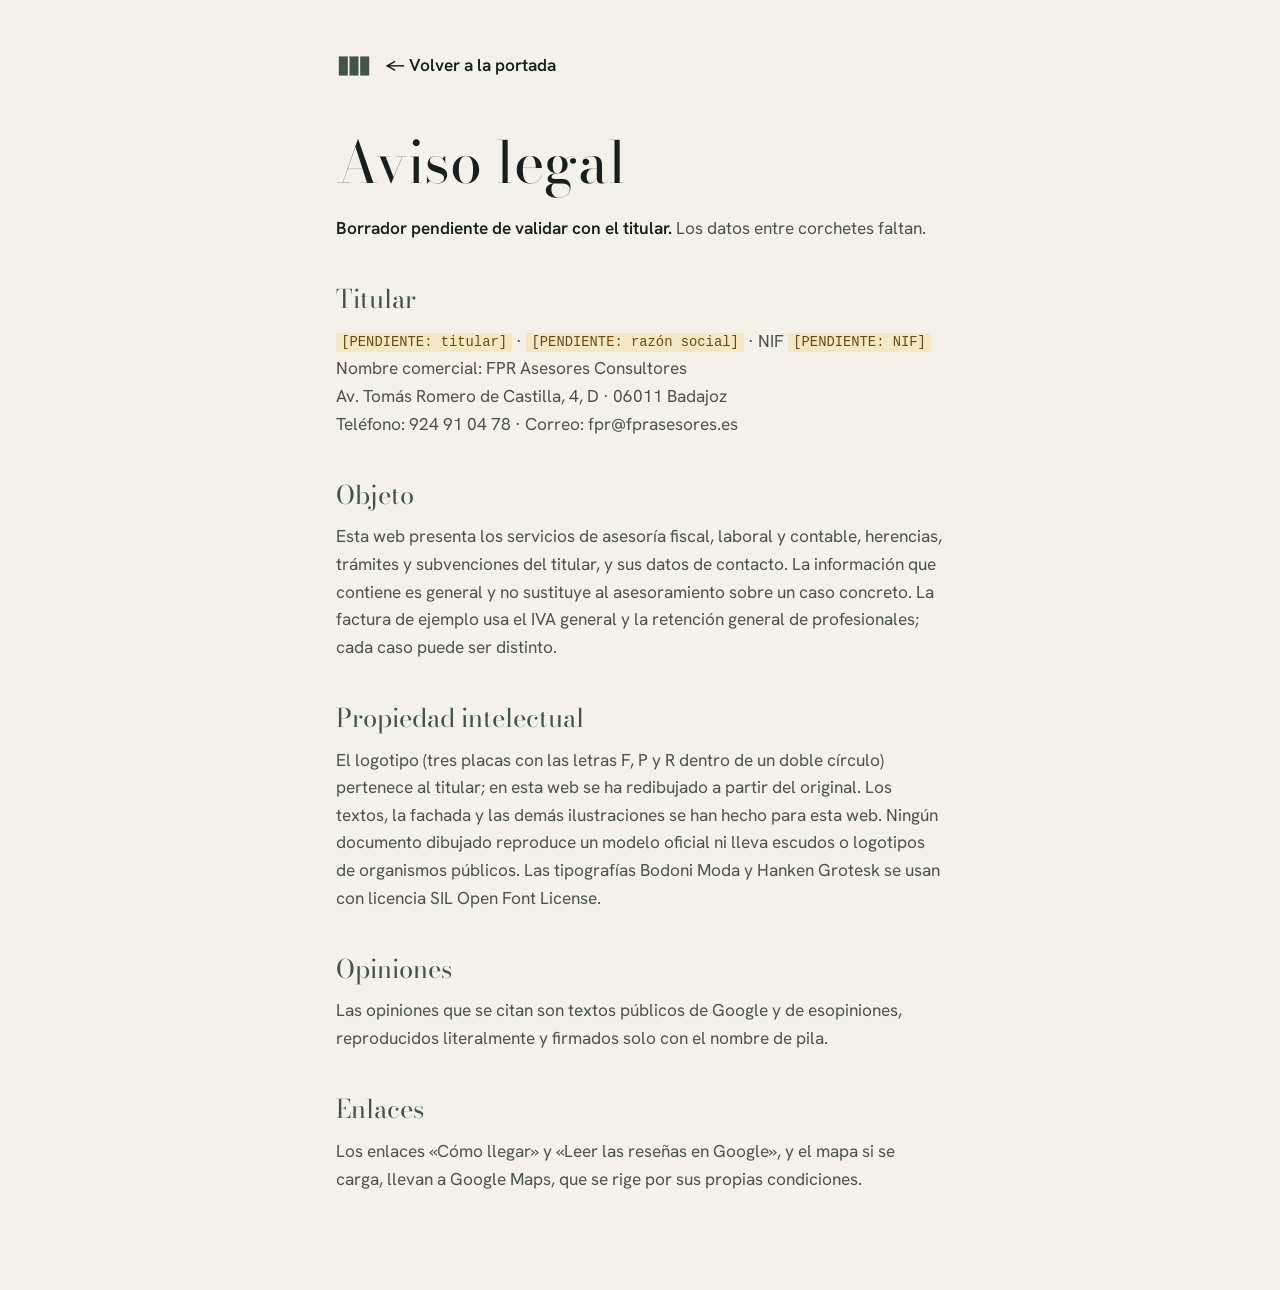
<file: aviso-legal.html>
<!DOCTYPE html>
<html lang="es">
<head>
<meta charset="utf-8">
<meta name="robots" content="noindex, nofollow">
<meta name="viewport" content="width=device-width, initial-scale=1">
<title>Aviso legal · FPR Asesores Consultores</title>
<link rel="icon" href="assets/favicon.svg" type="image/svg+xml">
<link rel="apple-touch-icon" href="assets/apple-touch-icon.png">
<link rel="preconnect" href="https://fonts.googleapis.com">
<link rel="preconnect" href="https://fonts.gstatic.com" crossorigin>
<link rel="stylesheet" href="https://fonts.googleapis.com/css2?family=Bodoni+Moda:ital,opsz,wght@0,6..96,400;0,6..96,600;1,6..96,400&family=Hanken+Grotesk:wght@400;500;600&display=swap">
<link rel="stylesheet" href="css/estilos.css?v=75f79a48">
</head>
<body>
<main class="legal">
  <a class="legal__volver" href="index.html">
    <svg width="36" height="36" viewBox="0 0 64 64" aria-hidden="true" focusable="false"><rect x="5" y="15" width="16" height="34" fill="#425448"/><rect x="24" y="15" width="16" height="34" fill="#425448"/><rect x="43" y="15" width="16" height="34" fill="#425448"/></svg>
    <span>← Volver a la portada</span>
  </a>
  <h1>Aviso legal</h1>
  <p><strong>Borrador pendiente de validar con el titular.</strong> Los datos entre corchetes faltan.</p>

  <h2>Titular</h2>
  <p><span class="marca-pendiente">[PENDIENTE: titular]</span> · <span class="marca-pendiente">[PENDIENTE: razón social]</span> · NIF <span class="marca-pendiente">[PENDIENTE: NIF]</span><br>
  Nombre comercial: FPR Asesores Consultores<br>
  Av. Tomás Romero de Castilla, 4, D · 06011 Badajoz<br>
  Teléfono: 924 91 04 78 · Correo: fpr@fprasesores.es</p>

  <h2>Objeto</h2>
  <p>Esta web presenta los servicios de asesoría fiscal, laboral y contable, herencias, trámites y subvenciones del titular, y sus datos de contacto. La información que contiene es general y no sustituye al asesoramiento sobre un caso concreto. La factura de ejemplo usa el IVA general y la retención general de profesionales; cada caso puede ser distinto.</p>

  <h2>Propiedad intelectual</h2>
  <p>El logotipo (tres placas con las letras F, P y R dentro de un doble círculo) pertenece al titular; en esta web se ha redibujado a partir del original. Los textos, la fachada y las demás ilustraciones se han hecho para esta web. Ningún documento dibujado reproduce un modelo oficial ni lleva escudos o logotipos de organismos públicos. Las tipografías Bodoni Moda y Hanken Grotesk se usan con licencia SIL Open Font License.</p>

  <h2>Opiniones</h2>
  <p>Las opiniones que se citan son textos públicos de Google y de esopiniones, reproducidos literalmente y firmados solo con el nombre de pila.</p>

  <h2>Enlaces</h2>
  <p>Los enlaces «Cómo llegar» y «Leer las reseñas en Google», y el mapa si se carga, llevan a Google Maps, que se rige por sus propias condiciones.</p>
</main>
</body>
</html>
</file>
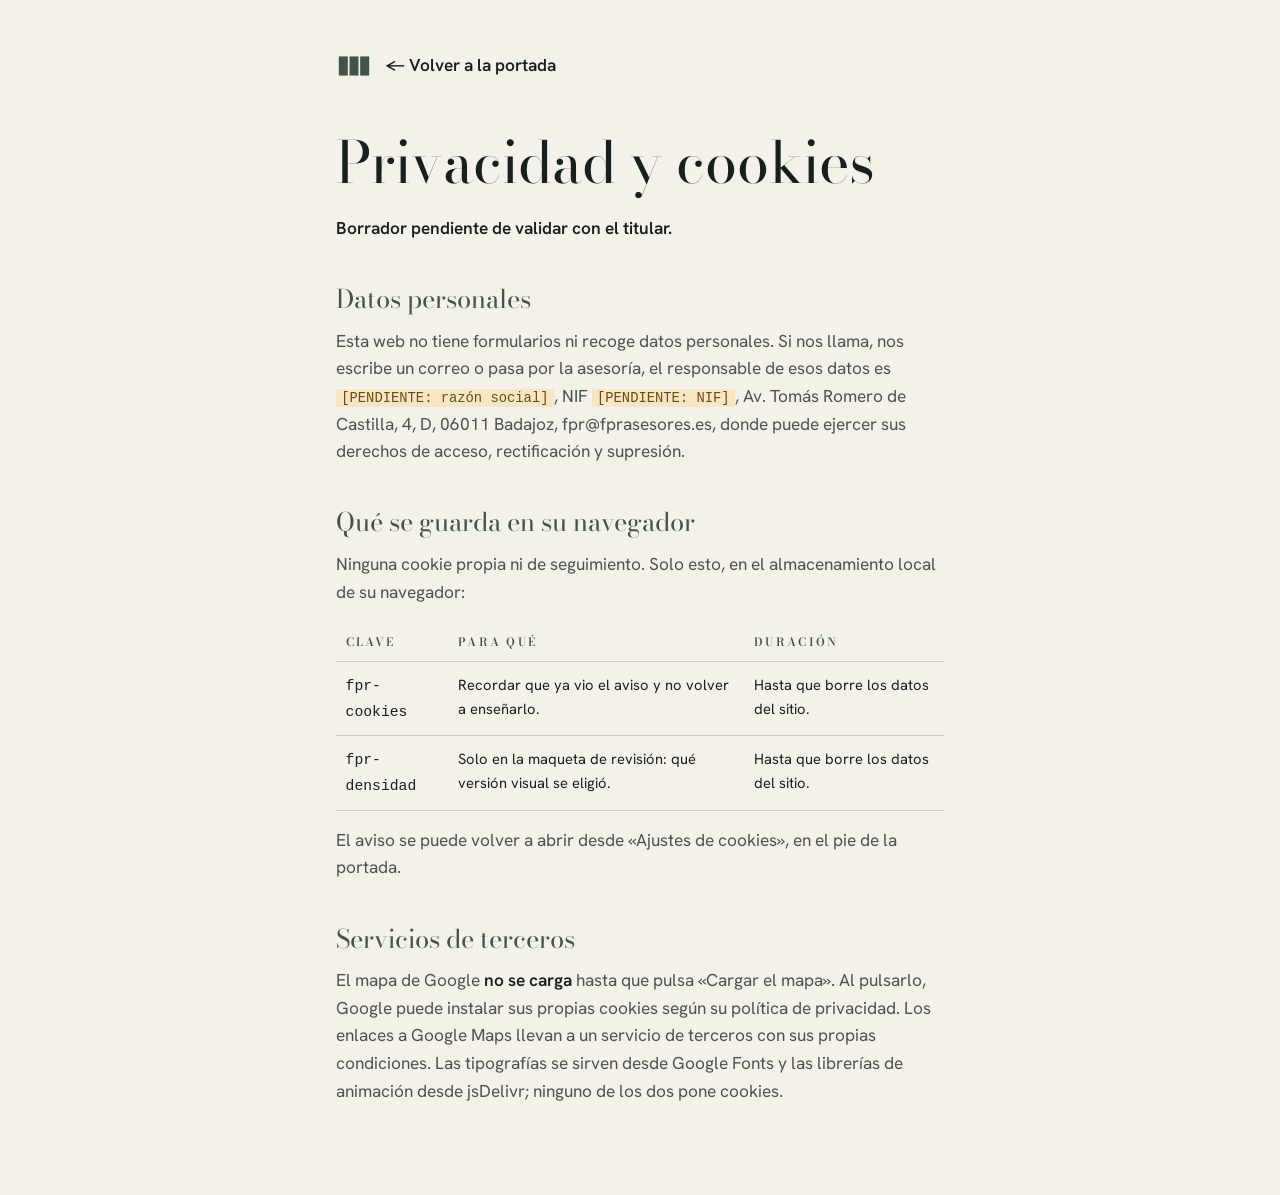
<file: privacidad.html>
<!DOCTYPE html>
<html lang="es">
<head>
<meta charset="utf-8">
<meta name="robots" content="noindex, nofollow">
<meta name="viewport" content="width=device-width, initial-scale=1">
<title>Privacidad y cookies · FPR Asesores Consultores</title>
<link rel="icon" href="assets/favicon.svg" type="image/svg+xml">
<link rel="apple-touch-icon" href="assets/apple-touch-icon.png">
<link rel="preconnect" href="https://fonts.googleapis.com">
<link rel="preconnect" href="https://fonts.gstatic.com" crossorigin>
<link rel="stylesheet" href="https://fonts.googleapis.com/css2?family=Bodoni+Moda:ital,opsz,wght@0,6..96,400;0,6..96,600;1,6..96,400&family=Hanken+Grotesk:wght@400;500;600&display=swap">
<link rel="stylesheet" href="css/estilos.css?v=75f79a48">
</head>
<body>
<main class="legal">
  <a class="legal__volver" href="index.html">
    <svg width="36" height="36" viewBox="0 0 64 64" aria-hidden="true" focusable="false"><rect x="5" y="15" width="16" height="34" fill="#425448"/><rect x="24" y="15" width="16" height="34" fill="#425448"/><rect x="43" y="15" width="16" height="34" fill="#425448"/></svg>
    <span>← Volver a la portada</span>
  </a>
  <h1>Privacidad y cookies</h1>
  <p><strong>Borrador pendiente de validar con el titular.</strong></p>

  <h2>Datos personales</h2>
  <p>Esta web no tiene formularios ni recoge datos personales. Si nos llama, nos escribe un correo o pasa por la asesoría, el responsable de esos datos es <span class="marca-pendiente">[PENDIENTE: razón social]</span>, NIF <span class="marca-pendiente">[PENDIENTE: NIF]</span>, Av. Tomás Romero de Castilla, 4, D, 06011 Badajoz, fpr@fprasesores.es, donde puede ejercer sus derechos de acceso, rectificación y supresión.</p>

  <h2>Qué se guarda en su navegador</h2>
  <p>Ninguna cookie propia ni de seguimiento. Solo esto, en el almacenamiento local de su navegador:</p>
  <table>
    <thead><tr><th>Clave</th><th>Para qué</th><th>Duración</th></tr></thead>
    <tbody>
      <tr><td><code>fpr-cookies</code></td><td>Recordar que ya vio el aviso y no volver a enseñarlo.</td><td>Hasta que borre los datos del sitio.</td></tr>
      <tr><td><code>fpr-densidad</code></td><td>Solo en la maqueta de revisión: qué versión visual se eligió.</td><td>Hasta que borre los datos del sitio.</td></tr>
    </tbody>
  </table>
  <p>El aviso se puede volver a abrir desde «Ajustes de cookies», en el pie de la portada.</p>

  <h2>Servicios de terceros</h2>
  <p>El mapa de Google <strong>no se carga</strong> hasta que pulsa «Cargar el mapa». Al pulsarlo, Google puede instalar sus propias cookies según su política de privacidad. Los enlaces a Google Maps llevan a un servicio de terceros con sus propias condiciones. Las tipografías se sirven desde Google Fonts y las librerías de animación desde jsDelivr; ninguno de los dos pone cookies.</p>
</main>
</body>
</html>
</file>
<file: css/estilos.css>
/* ═══════════════════════════════════════════════════════════════════════════
   FPR Asesores Consultores · «Tres placas»
   Todo sale de su logo: tres placas verdes con la F, la P y la R, el doble
   círculo de pincel, el verde y el rótulo de la fachada. Las placas son el
   sistema de la web: la rejilla de tres columnas, los separadores (tres
   barras que suben), el indicador de progreso de la cabecera y el cursor.
   Hueso, blanco de placa y dos verdes: sin acento ajeno a la marca.
   ═══════════════════════════════════════════════════════════════════════════ */

:root {
  --verde: #425448;                 /* el del logo: texto sobre hueso 7,2:1; blanco encima 8,1:1 */
  --rotulo: #1F3D36;                /* el de la fachada: fondos oscuros */
  --hueso: #F3F1EA;
  --blanco: #FFFFFF;
  --tinta: #17201C;
  --salvia: #DDE5DE;

  /* derivados (medidos con scripts/contraste.mjs, componiendo el alfa) */
  --tinta-suave: #4C524D;                                           /* respaldo sin color-mix */
  --tinta-suave: color-mix(in srgb, var(--tinta) 76%, var(--hueso)); /* secundario: 7,1:1 sobre hueso, 6,2 sobre salvia */
  --verde-medio: #839187;
  --verde-medio: color-mix(in srgb, var(--verde) 58%, var(--salvia));  /* solo relleno (tramo de la factura) */
  --hueso-suave: #C9CDC6;
  --hueso-suave: color-mix(in srgb, var(--hueso) 80%, var(--rotulo));   /* secundario sobre rótulo: 7,3:1 */
  --acento-claro: #C7D1C9;
  --acento-claro: color-mix(in srgb, var(--salvia) 86%, var(--verde));  /* sobre rótulo 7,5:1; sobre verde 5,2:1 */
  --acento-texto: var(--verde);                                     /* el verde del logo ya pasa sobre hueso, salvia y blanco */
  --linea: color-mix(in srgb, var(--verde) 22%, transparent);

  --serif: 'Bodoni Moda', Didot, 'Bodoni 72', 'Times New Roman', serif;
  --sans: 'Hanken Grotesk', system-ui, -apple-system, 'Segoe UI', sans-serif;

  --margen: clamp(1.25rem, 5vw, 5rem);
  --canal: clamp(1rem, 2.4vw, 2.4rem);
  --cab: 76px;
  --suave: cubic-bezier(.22, 1, .36, 1);
  --sombra-placa: 0 1px 0 rgba(23, 32, 28, .06), 0 24px 40px -28px rgba(23, 32, 28, .55);   /* estática: nunca se anima */

  /* pila de servicios: receta en .pila */
  --tope-pila: calc(var(--cab) + 3vh);
  --recorrido: 34vh;
  --reposo: 26vh;
}

*, *::before, *::after { box-sizing: border-box; }

html {
  overflow-x: clip;
  -webkit-text-size-adjust: 100%;
  background: var(--hueso);
}
html:not(.lenis) { scroll-behavior: auto; }

/* hoja mínima de Lenis: sin ella el scroll va a tirones */
html.lenis, html.lenis body { height: auto; }
.lenis.lenis-smooth { scroll-behavior: auto !important; }
.lenis.lenis-smooth [data-lenis-prevent] { overscroll-behavior: contain; }
.lenis.lenis-stopped { overflow: hidden; }

body {
  margin: 0;
  background: var(--hueso);
  color: var(--tinta);
  font-family: var(--sans);
  font-size: clamp(1rem, .96rem + .2vw, 1.08rem);
  line-height: 1.6;
  -webkit-font-smoothing: antialiased;
  text-rendering: optimizeLegibility;
}

img, svg { max-width: 100%; }
a { color: inherit; }
p { margin: 0 0 1em; }
h1, h2, h3 { font-weight: 400; margin: 0; }
ul, ol { margin: 0; padding: 0; list-style: none; }
button { font: inherit; }

:focus-visible { outline: 2px solid var(--verde); outline-offset: 3px; border-radius: 2px; }

.visualmente-oculto {
  position: absolute; width: 1px; height: 1px;
  margin: -1px; padding: 0; overflow: hidden;
  clip: rect(0 0 0 0); clip-path: inset(50%); white-space: nowrap;
}
.salto-contenido {
  position: fixed; top: 10px; left: 10px; z-index: 999;
  transform: translateY(-160%);
  background: var(--verde); color: var(--blanco);
  padding: .7rem 1.1rem; font-weight: 600;
  transition: transform .25s ease;
}
.salto-contenido:focus { transform: none; }

/* ─────────── tipografía común ─────────── */
/* las versalitas espaciadas de la leyenda del logo, como etiqueta */
.versalitas {
  margin: 0 0 1.2rem;
  font: 600 .74rem/1.3 var(--serif);
  letter-spacing: .3em; text-transform: uppercase;
  color: var(--verde);
}
.titulo {
  font: 400 clamp(2.3rem, 4.8vw, 4.3rem)/1.04 var(--serif);
  letter-spacing: -.012em;
  margin-bottom: 1.4rem;
}
.titulo em { font-style: italic; color: var(--verde); }

/* ─────────── botones y enlaces ─────────── */
.boton {
  --fondo: var(--verde);
  --texto: var(--blanco);
  display: inline-flex; align-items: center; justify-content: center; gap: .6rem;
  padding: 1rem 1.6rem;
  border: 1.5px solid var(--fondo); border-radius: 0;
  background: var(--fondo); color: var(--texto);
  font: 600 .95rem/1 var(--sans); letter-spacing: .01em;
  text-decoration: none; cursor: pointer;
  transition: background-color .35s var(--suave), color .35s var(--suave), border-color .35s var(--suave);
}
.boton--verde:hover { --fondo: var(--rotulo); }
.boton--linea-verde { --fondo: transparent; --texto: var(--verde); border-color: var(--verde); }
.boton--linea-verde:hover { --fondo: var(--verde); --texto: var(--blanco); }
.boton--linea { --fondo: transparent; --texto: var(--tinta); border-color: color-mix(in srgb, var(--tinta) 40%, transparent); }
.boton--linea:hover { --fondo: var(--tinta); --texto: var(--hueso); }
.boton--mini { padding: .75rem 1.15rem; font-size: .88rem; }

.enlace {
  color: inherit; text-decoration: none;
  font-weight: 600; font-size: .95rem;
  padding-bottom: .2rem;
  background: linear-gradient(currentColor, currentColor) 0 100% / 100% 1px no-repeat;
  transition: background-size .5s var(--suave);
}
.enlace:hover { background-size: 30% 1px; }

/* ─────────── titulares partidos (letras / palabras) ─────────── */
.con-movimiento [data-revelar] .letra,
.con-movimiento [data-revelar] .palabra-int {
  display: inline-block;
  transform: translate3d(0, 135%, 0);
}
.con-movimiento [data-revelar] .palabra {
  display: inline-block;
  white-space: nowrap;            /* si no, parte «Bada / joz» */
  overflow: hidden;
  padding: .26em .05em .22em;     /* la máscara no corta tildes ni descendentes */
  margin: -.26em -.05em -.22em;
}
[data-revelar] .palabra { white-space: nowrap; }

/* ═══════════════ separador: tres barras finas que suben ═══════════════ */
.separador {
  display: grid; grid-template-columns: repeat(3, minmax(0, 1fr)); gap: var(--canal);
  height: clamp(44px, 8vh, 84px);
  margin-bottom: clamp(2.5rem, 6vh, 4.5rem);
  color: var(--verde);
}
.separador i { display: block; width: 1.5px; height: 100%; background: currentColor; opacity: .5; transform-origin: 50% 100%; }

/* ═══════════════ cortina: tres placas verde rótulo que se recogen ═══════════════ */
.cortina {
  position: fixed; inset: 0; z-index: 1000;
  display: grid; grid-template-columns: repeat(3, 1fr);
  pointer-events: none;
}
.cortina[hidden], html.con-js .cortina.oculta, .cortina.oculta { display: none; }
.cortina__placa {
  position: relative; overflow: hidden;
  background: var(--rotulo);
  box-shadow: inset -1px 0 0 rgba(243, 241, 234, .07);
  display: flex; align-items: flex-end; justify-content: center;
  padding-bottom: 12vh;
  will-change: transform;
}
.cortina__mascara { display: block; overflow: hidden; padding: 2% 0; }
.cortina__letra { display: block; width: min(16vw, 22vh); height: auto; aspect-ratio: 60 / 70; color: var(--blanco); }
/* escondidas desde el primer pintado: si las esconde el JS, se ven un instante, se van y vuelven a subir */
html.con-js .cortina__letra { transform: translateY(112%); }
.cortina__leyenda {
  position: absolute; left: 0; right: 0; bottom: 5.5vh; margin: 0;
  text-align: center;
  font: 600 clamp(.66rem, 1.1vw, .82rem)/1 var(--serif);
  letter-spacing: .5em; text-transform: uppercase;
  color: var(--hueso-suave);
  opacity: 0;
}
html.sin-js .cortina { display: none; }
@media (prefers-reduced-motion: reduce) { .cortina { display: none !important; } }

/* ═══════════════ cabecera ═══════════════ */
.cabecera {
  position: fixed; top: 0; left: 0; right: 0; z-index: 400;
  height: var(--cab);
  display: flex; align-items: center; gap: clamp(1rem, 3vw, 2.5rem);
  padding: 0 var(--margen);
  color: var(--tinta);
  transition: background-color .45s var(--suave), box-shadow .45s var(--suave);
}
.cabecera--fija {
  background: rgba(243, 241, 234, .86);
  -webkit-backdrop-filter: blur(12px); backdrop-filter: blur(12px);
  box-shadow: 0 1px 0 var(--linea);
}
.cabecera__marca {
  position: relative; z-index: 2;
  display: flex; align-items: center; gap: .85rem;
  color: inherit; text-decoration: none;
}
/* la placa compacta: tres placas que se rellenan de verde de abajo arriba (un tercio de página cada una) */
.progreso { display: flex; gap: 3px; }
.progreso__placa {
  position: relative; display: block;
  width: 11px; height: 24px;
  background: color-mix(in srgb, var(--verde) 16%, var(--hueso));
  box-shadow: inset 0 0 0 1.5px var(--verde);
  overflow: hidden;
}
.progreso__placa i {
  position: absolute; inset: 0;
  background: var(--verde);
  transform: scaleY(0); transform-origin: 50% 100%;
}
.cabecera__nombre {
  display: flex; flex-direction: column;
  font: 500 1.5rem/1 var(--serif);
  letter-spacing: .06em;
}
.cabecera__nombre small {
  font: 600 .56rem/1 var(--serif);
  letter-spacing: .3em; text-transform: uppercase;
  color: var(--verde); margin-top: .35rem;
}
.cabecera__nav { display: flex; gap: clamp(1.1rem, 2.4vw, 2.2rem); margin-left: auto; }
.cabecera__nav a {
  position: relative;
  color: inherit; text-decoration: none;
  font-weight: 500; font-size: .95rem;
}
.cabecera__nav a::after {
  content: ''; position: absolute; left: 0; right: 0; bottom: -4px; height: 1px;
  background: var(--verde); transform: scaleX(0); transform-origin: right;
  transition: transform .45s var(--suave);
}
.cabecera__nav a:hover::after { transform: scaleX(1); transform-origin: left; }
.cabecera__llamar-movil { display: none; }
.cabecera__llamar { padding: .8rem 1.2rem; font-size: .9rem; }

.hamburguesa {
  display: none;
  position: relative; z-index: 2;
  width: 46px; height: 46px; margin-left: auto;
  border: 1.5px solid var(--verde); border-radius: 0;
  background: transparent; color: var(--verde); cursor: pointer;
  grid-auto-flow: column; place-content: center; gap: 4px;
}
/* las tres líneas del menú son tres placas finas */
.hamburguesa__linea { display: block; width: 3px; height: 16px; background: currentColor; transition: transform .4s var(--suave), opacity .3s; }
.menu-abierto .hamburguesa__linea:nth-child(2) { transform: translateX(7px) rotate(45deg); }
.menu-abierto .hamburguesa__linea:nth-child(3) { opacity: 0; }
.menu-abierto .hamburguesa__linea:nth-child(4) { transform: translateX(-7px) rotate(-45deg); }

/* ═══════════════ hero ═══════════════ */
.hero {
  position: relative;
  min-height: 100vh; min-height: 100svh;
  display: grid;
  grid-template-columns: minmax(0, 1.25fr) minmax(0, 2fr);
  column-gap: var(--canal);
  align-items: center;
  padding: calc(var(--cab) + 3vh) var(--margen) 8vh;
  background: var(--hueso);
  overflow: hidden;
}
.hero__logo { grid-column: 1; grid-row: 1; justify-self: center; width: 100%; max-width: min(100%, 68vh, 600px); }
.logo-hero { display: block; width: 100%; height: auto; overflow: visible; }
.logo__anillos { fill: var(--verde); }
.logo__placa { fill: var(--verde); }
.logo__letra { color: var(--blanco); }
.logo__leyenda { font: 600 19.5px var(--serif); fill: var(--verde); }

.hero__texto { grid-column: 2; grid-row: 1; max-width: 46rem; }
.hero__titulo {
  font: 400 clamp(2.6rem, 5.2vw, 5.3rem)/1.02 var(--serif);
  letter-spacing: -.015em;
  margin: 1.4rem 0 1.5rem;
}
.hero__titulo em { font-style: italic; color: var(--verde); }
.hero__sub { font-size: clamp(1.05rem, 1rem + .3vw, 1.22rem); color: var(--tinta-suave); max-width: 44ch; margin-bottom: 2rem; }
.hero__acciones { display: flex; flex-wrap: wrap; align-items: center; gap: .9rem 1.4rem; }
.hero__pista {
  position: absolute; left: 50%; bottom: 3vh; margin: 0;
  transform: translateX(-50%);
  font: 600 .66rem/1 var(--serif); letter-spacing: .32em; text-transform: uppercase;
  color: var(--verde);
}
.hero__pista::after { content: ''; display: block; width: 1.5px; height: 28px; margin: .7rem auto 0; background: currentColor; opacity: .5; }

/* la pastilla del estado en vivo */
.estado {
  display: inline-flex; align-items: center; gap: .6rem;
  margin: 0;
  padding: .45rem .9rem .45rem .75rem;
  background: var(--blanco); color: var(--tinta);
  box-shadow: inset 0 0 0 1px var(--linea);
  font-weight: 600; font-size: .86rem;
}
.estado i { width: 8px; height: 8px; background: color-mix(in srgb, var(--tinta) 30%, var(--hueso)); flex: none; }
.estado[data-estado="abierto"] i { background: var(--verde); box-shadow: 0 0 0 4px color-mix(in srgb, var(--verde) 20%, transparent); }
.estado--grande { font-size: 1rem; padding: .6rem 1.1rem .6rem .9rem; margin-bottom: 1.4rem; }

/* ── el tríptico: las tres placas del logo ──
   Tres modos (clase en .hero, la pone el JS):
   · hero--escena   (escritorio con movimiento): capa encima del hero; las placas
                    salen de su hueco en el logo, crecen a columnas y giran.
   · hero--tarjetas (móvil con movimiento): tres tarjetas apiladas que giran al entrar.
   · sin clase      (sin GSAP, movimiento reducido): tres tarjetas quietas, ya giradas. */
.triptico {
  grid-column: 1 / -1; grid-row: 2;
  display: grid; grid-template-columns: repeat(3, minmax(0, 1fr)); gap: var(--canal);
  margin-top: 3rem;
}
.placa { position: relative; }
.placa__sube { height: 100%; perspective: 1400px; }
.placa__giro { position: relative; height: 100%; transform-style: preserve-3d; }
.placa__cara, .placa__dorso {
  -webkit-backface-visibility: hidden; backface-visibility: hidden;
}
.placa__cara {
  position: absolute; inset: 0;
  background: var(--verde); color: var(--blanco);
  padding: clamp(1rem, 2vw, 1.6rem);
}
.placa__dorso {
  position: relative;
  min-height: 11rem;
  display: flex; flex-direction: column; justify-content: space-between; gap: 1.2rem;
  padding: clamp(1.2rem, 2.2vw, 2rem);
  background: var(--blanco); color: var(--tinta);
  box-shadow: inset 0 0 0 1px var(--linea);
  transform: rotateY(180deg);
}
.placa__rotulo { margin: 0; display: grid; gap: .5rem; }
.placa__rotulo small { font: 600 .72rem/1 var(--serif); letter-spacing: .3em; color: var(--acento-claro); }
.placa__rotulo span { font: 400 clamp(1.8rem, 3vw, 3rem)/1 var(--serif); }
.placa__letra { display: none; }
.placa__num { margin: 0; font: 600 .74rem/1.3 var(--serif); letter-spacing: .3em; text-transform: uppercase; color: var(--verde); }
.placa__frase { margin: 0; padding-bottom: .18em; font: italic 400 clamp(1.25rem, 1.6vw, 1.7rem)/1.25 var(--serif); }   /* los rabos de la cursiva caben en su caja */
.triptico__pie { grid-column: 1 / -1; margin: 0; font-size: .95rem; color: var(--tinta-suave); }
.triptico__pie a { color: var(--verde); font-weight: 600; }

/* sin movimiento: se ve el dorso de frente, sin 3D */
.hero:not(.hero--escena):not(.hero--tarjetas) .placa__cara { display: none; }
.hero:not(.hero--escena):not(.hero--tarjetas) .placa__dorso { transform: none; }

/* escritorio con movimiento: la capa de la escena */
.hero--escena .triptico {
  position: absolute; inset: 0; z-index: 3;
  grid-area: auto;                /* si no, un absoluto hijo de un grid toma su área como contenedor */
  display: block; margin: 0;
  pointer-events: none;
}
.hero--escena .placa {
  position: absolute; left: 0; top: 0; width: 120px; height: 252px;
  visibility: hidden;
  container-type: size;           /* las letras y los rótulos crecen con la placa */
  contain: layout style;
}
.hero--escena .placa__dorso { position: absolute; inset: 0; min-height: 0; justify-content: flex-end; }
.hero--escena .placa__letra {
  display: block; position: absolute;
  height: 45cqw; width: calc(45cqw * 60 / 70);
  left: calc(50% - 45cqw * 30 / 70); bottom: 20cqw;
  color: var(--blanco);
}
.hero--escena .placa__rotulo { position: absolute; left: clamp(1rem, 7cqw, 2rem); right: clamp(1rem, 7cqw, 2rem); bottom: clamp(1rem, 7cqw, 2rem); }   /* el nombre, donde estaba la letra */
.hero--escena .placa__rotulo span { font-size: clamp(2rem, 14cqw, 4.2rem); }
.hero--escena .placa__frase { font-size: clamp(1.2rem, 7.4cqw, 2.1rem); }
.hero--escena .placa__num { margin-bottom: auto; }
.hero--escena .triptico__pie {
  position: absolute; left: var(--margen); right: var(--margen); bottom: 3.2vh;
  visibility: hidden;
  pointer-events: auto;
}

/* móvil con movimiento: tarjetas que giran al entrar */
.hero--tarjetas .placa__dorso { min-height: 10rem; }

/* ═══════════════ marquesina ═══════════════ */
.marquesina {
  overflow: hidden;
  padding: clamp(1.4rem, 3vh, 2.2rem) 0;
  border-block: 1px solid var(--linea);
  background: var(--hueso);
}
.marquesina__fila { overflow: hidden; }
.marquesina__carril { display: flex; width: max-content; will-change: transform; }
.marquesina__grupo { display: flex; align-items: center; flex: none; }
.marquesina__grupo span {
  font: 400 clamp(2rem, 4.4vw, 3.8rem)/1.2 var(--serif);
  padding: 0 clamp(1.2rem, 2.4vw, 2.2rem);
  white-space: nowrap;
}
.marquesina__fila--dos .marquesina__grupo span {
  font: italic 400 clamp(1.2rem, 2.2vw, 1.9rem)/1.4 var(--serif);
  color: var(--verde);
}
.mini { display: inline-flex; gap: 3px; flex: none; }
.mini b { display: block; width: 7px; height: 16px; background: var(--verde); }
.marquesina__fila--dos .mini b { width: 4px; height: 10px; }

/* ═══════════════ qué hacemos: la pila de placas ═══════════════ */
.servicios { position: relative; padding: clamp(4rem, 10vh, 7rem) var(--margen) 0; }
.servicios > .separador { margin-inline: calc(-1 * var(--margen)); padding-inline: var(--margen); }
.servicios__rejilla {
  display: grid; grid-template-columns: repeat(3, minmax(0, 1fr)); gap: var(--canal);
  align-items: start;
}
.servicios__intro { grid-column: 1; position: sticky; top: var(--tope-pila); }
.servicios__entrada { color: var(--tinta-suave); max-width: 34ch; }

/* ── receta de la pila (checklist): el <li> es el sticky; todas las placas
   miden lo mismo (--alto-placa, la más alta, medida por JS); el MISMO
   margin-bottom en todos los <li>, el último incluido; el ::after de la
   lista da el reposo con la pila completa; la sección siguiente se come el
   margen de la última con un margin-top negativo. */
.pila { grid-column: 2; display: flow-root; }
.pila__item {
  position: sticky; top: var(--tope-pila);
  margin-bottom: var(--recorrido);
  margin-left: calc(var(--i) * 10px);
  margin-right: calc(var(--i) * -10px);
}
.pila::after { content: ''; display: block; height: var(--reposo); }
.placa-servicio {
  position: relative;
  display: flex; flex-direction: column;
  height: var(--alto-placa, auto);
  min-height: max(26rem, min(36rem, 62vh));   /* placas altas y verticales, sin pasarse de la pantalla */
  padding: clamp(1.4rem, 2.4vw, 2.2rem);
  background: var(--verde); color: var(--blanco);
  box-shadow: var(--sombra-placa);
  transform-origin: 50% 0;
}
/* la de debajo se oscurece al taparla (capa cacheada: solo cambia de opacidad) */
.placa-servicio::after {
  content: ''; position: absolute; inset: 0;
  background: var(--tinta);
  opacity: var(--oscuro, 0);
  pointer-events: none;
}
.placa-servicio__num { margin: 0; font: 600 .78rem/1 var(--serif); letter-spacing: .32em; color: var(--acento-claro); }
.placa-servicio__lista { margin: auto 0 2rem; padding-top: 2rem; }
.placa-servicio__lista li {
  padding: .7rem 0;
  border-top: 1px solid rgba(255, 255, 255, .22);
  font-size: 1.02rem;
}
.placa-servicio__lista li:last-child { border-bottom: 1px solid rgba(255, 255, 255, .22); }
.placa-servicio h3 { font: 400 clamp(2.2rem, 3.4vw, 3.4rem)/1 var(--serif); }

.indice { grid-column: 3; position: sticky; top: var(--tope-pila); padding-top: .4rem; }
.indice li {
  display: flex; gap: 1rem; align-items: baseline;
  padding: .75rem 0;
  border-top: 1px solid var(--linea);
  font: 400 1.25rem/1.2 var(--serif);
  color: color-mix(in srgb, var(--tinta) 62%, var(--hueso));   /* 4,5:1: se lee aunque esté apagado */
  transition: color .35s var(--suave);
}
.indice li span { font: 600 .7rem/1 var(--serif); letter-spacing: .28em; }
.indice li.activo { color: var(--tinta); }
.indice li.actual { color: var(--verde); }
.indice li.actual::after { content: ''; margin-left: auto; align-self: center; width: 6px; height: 14px; background: var(--verde); }

/* la sección que sigue a la pila se come el hueco del margen de la última */
.servicios + * { margin-top: calc(-1 * var(--recorrido) + 2.6rem); }

/* ═══════════════ secciones genéricas ═══════════════ */
.modulo, .opiniones, .donde { position: relative; padding: clamp(4rem, 10vh, 7rem) var(--margen); }

/* ═══════════════ módulo: la carta de Hacienda ═══════════════ */
.carta { background: var(--salvia); }
.carta .separador { color: var(--verde); }
.carta__rejilla { display: grid; grid-template-columns: repeat(3, minmax(0, 1fr)); gap: var(--canal); align-items: center; }
.carta__texto { grid-column: 1; }
.carta__texto p:not(.versalitas) { font-size: 1.12rem; max-width: 34ch; }
.escena-carta { grid-column: 2 / span 2; position: relative; height: 480px; }
.bolsillo { position: absolute; left: 50%; bottom: 0; width: min(100%, 520px); height: 100%; transform: translateX(-50%); overflow: hidden; }
.sobre__fondo, .sobre__frente {
  position: absolute; left: 6%; right: 6%; bottom: 0; height: 200px;
  background: #EDE6D6;
}
.sobre__fondo { background: #E2D9C4; }
.sobre__frente { z-index: 3; box-shadow: inset 0 1px 0 rgba(255, 255, 255, .6); }
.sobre__ventana {
  position: absolute; left: 8%; top: 42%; width: 46%;
  padding: .5rem .7rem;
  border: 1px solid #CFC3A6; background: rgba(255, 255, 255, .45);
  font: 500 .76rem/1.35 ui-monospace, SFMono-Regular, Menlo, Consolas, monospace; color: #5E5543;
}
/* la solapa: bisagra en el borde de arriba del sobre. Reposo = abierta (sin
   JS se ve la carta fuera); el JS la cierra (rotateX 180) antes de animar */
.sobre__solapa {
  position: absolute; left: 6%; right: 6%; bottom: 200px; height: 96px;
  z-index: 1;
  background: #E6DDC8;
  clip-path: polygon(0 100%, 100% 100%, 50% 6%);
  transform-origin: 50% 100%;
}
.hoja-carta {
  position: absolute; left: 10%; right: 10%; bottom: 30px; height: 318px;
  z-index: 2;
  display: grid; grid-template-columns: minmax(0, 1fr) 36%; grid-template-rows: auto 1fr; gap: 0 1rem;
  padding: 1.2rem 1.1rem 1.2rem 1.3rem;
  background: var(--blanco); color: #2A2B28;
  font: 400 .8rem/1.6 ui-monospace, SFMono-Regular, Menlo, Consolas, monospace;
  box-shadow: 0 18px 34px -22px rgba(23, 32, 28, .5);
  /* reposo = fuera del sobre */
  transform: translateY(-122px) rotate(-1.5deg);
}
.hoja-carta > p { grid-column: 1; margin: 0; }
.hoja-carta__asunto { font-weight: 700; text-transform: uppercase; letter-spacing: .06em; margin-bottom: .7rem !important; }
.marcado { position: relative; white-space: nowrap; }
.marcado svg {
  position: absolute; left: -2px; right: -2px; bottom: -.3em; width: calc(100% + 4px); height: .55em;
  overflow: visible;
}
.marcado path { fill: none; stroke: var(--verde); stroke-width: 2.2; stroke-linecap: round; vector-effect: non-scaling-stroke; }
.hoja-carta__margen { grid-column: 2; grid-row: 1 / span 2; border-left: 1px solid #E3C9C0; padding-left: .8rem; display: grid; align-content: start; gap: .9rem; padding-top: 1.2rem; }
.nota { color: var(--verde); }
.nota p { margin: .2rem 0 0; font: italic 500 1.02rem/1.2 var(--serif); }
.nota__flecha { display: block; width: 52px; height: 26px; }
.nota__flecha path { fill: none; stroke: var(--verde); stroke-width: 2; stroke-linecap: round; stroke-linejoin: round; }

/* ═══════════════ módulo: la factura que se desglosa ═══════════════ */
.factura { background: var(--hueso); }
.factura__rejilla { display: grid; grid-template-columns: repeat(3, minmax(0, 1fr)); gap: var(--canal); align-items: center; }
.factura__texto { grid-column: 1; }
.factura__texto p:not(.versalitas) { color: var(--tinta-suave); max-width: 36ch; }
.factura__nota { font-size: .86rem; border-left: 2px solid var(--verde); padding-left: .9rem; margin-top: 1.6rem; }
.factura__hoja {
  grid-column: 2 / span 2;
  background: var(--blanco);
  padding: clamp(1.4rem, 3vw, 2.4rem);
  box-shadow: var(--sombra-placa);
}
.factura__cab { display: flex; justify-content: space-between; padding-bottom: 1rem; border-bottom: 1px solid var(--linea); font: 600 .72rem/1 var(--serif); letter-spacing: .3em; text-transform: uppercase; color: var(--verde); }
.factura__lineas { margin: .6rem 0 0; }
.factura__lineas div { display: flex; justify-content: space-between; gap: 1rem; padding: .6rem 0; border-bottom: 1px dotted color-mix(in srgb, var(--verde) 35%, transparent); font-variant-numeric: tabular-nums; }
.factura__lineas dt, .factura__lineas dd { margin: 0; }
.factura__total { border-bottom: 0 !important; font: 400 1.7rem/1.2 var(--serif); padding-top: 1rem !important; }
.factura__barra-titulo { margin: 1.8rem 0 .6rem; font: 600 .7rem/1.3 var(--serif); letter-spacing: .24em; text-transform: uppercase; color: var(--tinta-suave); }
.factura__barra { position: relative; height: 58px; }
.tramo { position: absolute; top: 0; height: 100%; }
/* reposo = separada (sin GSAP y con movimiento reducido se ve el final) */
.tramo--1 { left: 0; width: calc((100% - 20px) * 850 / 1210); background: var(--verde); }
.tramo--2 { left: calc((100% - 20px) * 850 / 1210 + 10px); width: calc((100% - 20px) * 150 / 1210); background: var(--verde-medio); }
.tramo--3 { left: calc((100% - 20px) * 1000 / 1210 + 20px); width: calc((100% - 20px) * 210 / 1210); background: repeating-linear-gradient(135deg, #C3CEC5 0 6px, var(--salvia) 6px 12px); box-shadow: inset 0 0 0 1px #B6C2B9; }
.factura__leyenda { margin-top: 1.1rem; display: grid; gap: .7rem; font-size: .95rem; color: var(--tinta-suave); }
.eti { display: grid; grid-template-columns: 16px 1fr; gap: .8rem; align-items: start; }
.eti::before { content: ''; width: 16px; height: 16px; margin-top: .25rem; background: var(--verde); }
.eti--2::before { background: var(--verde-medio); }
.eti--3::before { background: repeating-linear-gradient(135deg, #C3CEC5 0 3px, var(--salvia) 3px 6px); box-shadow: inset 0 0 0 1px #B6C2B9; }
.eti b { color: var(--tinta); }

/* ═══════════════ lo que dicen ═══════════════ */
.opiniones { background: var(--blanco); }
.opiniones__rejilla { display: grid; grid-template-columns: repeat(3, minmax(0, 1fr)); gap: var(--canal); align-items: start; }
.opiniones__nota { grid-column: 1; }
.opiniones__cifra { margin: 0; font: 400 clamp(4.4rem, 8vw, 7rem)/.9 var(--serif); color: var(--verde); }
.opiniones__estrellas { margin: .6rem 0 .2rem; font-size: 1.3rem; letter-spacing: .2em; color: var(--verde); }
.opiniones__donde { font: 600 .74rem/1.3 var(--serif); letter-spacing: .3em; text-transform: uppercase; color: var(--tinta-suave); margin-bottom: 1.6rem; }
.opiniones__citas { grid-column: 2 / span 2; }
.citas { display: grid; }
.cita { grid-area: 1 / 1; margin: 0; }
.cita blockquote { margin: 0; font: italic 400 clamp(1.6rem, 2.8vw, 2.6rem)/1.22 var(--serif); letter-spacing: -.005em; }
.cita figcaption { margin-top: 1.4rem; font: 600 .76rem/1.3 var(--serif); letter-spacing: .26em; text-transform: uppercase; color: var(--verde); }
html.con-js .cita:not(.activa) { opacity: 0; visibility: hidden; }
.citas__mando { display: flex; align-items: center; gap: 1rem; margin-top: 2.2rem; }
.citas__flecha {
  width: 52px; height: 52px;
  border: 1.5px solid var(--verde); border-radius: 0;
  background: transparent; color: var(--verde); cursor: pointer;
  font-size: 1.2rem;
  transition: background-color .3s var(--suave), color .3s var(--suave);
}
.citas__flecha:hover { background: var(--verde); color: var(--blanco); }
.citas__barras { display: flex; gap: 4px; }
.citas__barras b { display: block; width: 5px; height: 18px; background: color-mix(in srgb, var(--verde) 25%, var(--blanco)); transition: background-color .3s; }
.citas__barras b.on { background: var(--verde); }
html:not(.con-js) .citas__mando { display: none; }

/* ═══════════════ módulo: una herencia, paso a paso ═══════════════ */
.herencias { background: var(--rotulo); color: var(--hueso); padding-block: clamp(3rem, 7vh, 5rem); }
.herencias .titulo { font-size: clamp(2rem, 3.4vw, 3.3rem); margin-bottom: 1rem; }
.herencias__texto > p:not(.versalitas) { font-size: .98rem; }
.herencias .versalitas { color: var(--acento-claro); }
.herencias .titulo em { color: var(--acento-claro); }
.herencias__rejilla { display: grid; grid-template-columns: repeat(3, minmax(0, 1fr)); gap: var(--canal); align-items: center; min-height: calc(100vh - 14vh); }
.arbol { grid-column: 1 / span 2; }
.arbol svg { display: block; width: 100%; height: auto; max-height: 72vh; }
.arbol__anillo { color: var(--acento-claro); }
.arbol__rotulo { font: 600 13px var(--serif); letter-spacing: .3em; text-transform: uppercase; fill: var(--hueso-suave); }
.arbol__rama { fill: none; stroke: color-mix(in srgb, var(--acento-claro) 70%, var(--rotulo)); stroke-width: 1.6; }
.arbol__persona circle, .arbol__persona path { fill: none; stroke: var(--acento-claro); stroke-width: 1.6; stroke-linecap: round; }
.arbol__placa rect { fill: var(--hueso); }
.arbol__placa use { color: var(--rotulo); }
.herencias__texto { grid-column: 3; }
.herencias__texto > p:not(.versalitas) { color: var(--hueso-suave); }
.pasos { counter-reset: paso; margin-top: 1.6rem; }
.pasos li {
  counter-increment: paso;
  display: grid; grid-template-columns: 2.4rem 1fr; gap: .05rem .6rem;
  padding: .55rem 0;
  border-top: 1px solid rgba(243, 241, 234, .16);
  transition: opacity .4s var(--suave);
}
.pasos li::before { content: '0' counter(paso); grid-row: span 2; font: 400 1.2rem/1.2 var(--serif); color: var(--acento-claro); }
.pasos b { font-weight: 600; }
.pasos span { font-size: .92rem; color: var(--hueso-suave); }
.con-movimiento .pasos li:not(.on) { opacity: .38; }

/* ═══════════════ módulo: dicho en claro (la lupa) ═══════════════ */
.glosario { background: var(--hueso); }
.glosario__rejilla { display: grid; grid-template-columns: repeat(3, minmax(0, 1fr)); gap: var(--canal); align-items: center; }
.glosario__texto { grid-column: 1; }
.glosario__texto p:not(.versalitas) { color: var(--tinta-suave); max-width: 34ch; }
.lectura {
  grid-column: 2 / span 2;
  position: relative; overflow: hidden;
  padding: clamp(1.4rem, 3vw, 2.4rem);
  background: var(--blanco);
  box-shadow: inset 0 0 0 1px var(--linea);
  touch-action: pan-y;
}
.denso { margin: 0; font: 400 .92rem/1.75 var(--serif); color: color-mix(in srgb, var(--tinta) 72%, var(--blanco)); text-align: justify; hyphens: auto; }
.denso b { font-weight: 600; color: var(--tinta); transition: background-color .2s; cursor: help; }
.denso b.on { background: var(--salvia); }
.lupa {
  position: absolute; left: 0; top: 0;
  width: 176px; height: 176px; margin: -88px 0 0 -88px;
  border-radius: 50%;
  border: 2px solid var(--verde);
  background: color-mix(in srgb, var(--salvia) 94%, transparent);
  display: grid; place-items: center; text-align: center;
  padding: 22px;
  color: var(--verde);
  font: italic 500 1.05rem/1.2 var(--serif);
  box-shadow: 0 14px 30px -16px rgba(23, 32, 28, .5);
  touch-action: none;
  cursor: grab;
  will-change: transform;
}
.lupa::after { content: ''; position: absolute; width: 12px; height: 56px; background: var(--verde); right: -22px; bottom: -44px; transform: rotate(-45deg); }
.glosario__lista {
  display: grid; grid-template-columns: repeat(3, minmax(0, 1fr)); gap: 1.4rem var(--canal);
  margin-top: 3rem; padding-top: 1.6rem;
  border-top: 1px solid var(--linea);
}
.glosario__lista li { display: grid; gap: .2rem; }
.glosario__lista s { font: .82rem/1.4 var(--serif); color: var(--tinta-suave); text-decoration-color: color-mix(in srgb, var(--verde) 50%, transparent); }
.glosario__lista span { font-weight: 600; }

/* ═══════════════ horario y dónde estamos ═══════════════ */
.donde { background: var(--salvia); }
.donde__rejilla { display: grid; grid-template-columns: repeat(3, minmax(0, 1fr)); gap: var(--canal); align-items: start; }
.horario { width: 100%; border-collapse: collapse; }
.horario th, .horario td { text-align: left; padding: .8rem 0; border-top: 1px solid color-mix(in srgb, var(--verde) 30%, transparent); font-weight: 500; }
.horario th { font-weight: 600; }
.horario td { text-align: right; font-variant-numeric: tabular-nums; }
.horario tr.hoy th::before { content: ''; display: inline-block; width: 5px; height: 12px; margin-right: .55rem; background: var(--verde); }
.horario__nota { margin-top: 1rem; font-size: .9rem; color: var(--tinta-suave); }
.datos { margin: 0; display: grid; gap: 1.2rem; }
.datos dt { font: 600 .7rem/1.3 var(--serif); letter-spacing: .28em; text-transform: uppercase; color: var(--verde); margin-bottom: .3rem; }
.datos dd { margin: 0; font-size: 1.05rem; }
.datos__fijo { font: 400 1.8rem/1.2 var(--serif); text-decoration: none; }
.datos__moviles, .pie__moviles { display: block; font-size: .9rem; color: var(--tinta-suave); }
.datos__moviles:empty, .pie__moviles:empty { display: none; }
.datos__moviles a, .pie__moviles a { white-space: nowrap; }
.datos__acciones { display: flex; flex-wrap: wrap; gap: .8rem 1.2rem; align-items: center; margin-top: .4rem; }
.mapa { min-height: 320px; background: var(--blanco); box-shadow: inset 0 0 0 1px var(--linea); }
.mapa iframe { display: block; width: 100%; height: 100%; min-height: 360px; border: 0; }
.map-consent { display: grid; gap: 1rem; padding: 1rem; justify-items: start; }
.fachada { display: block; width: 100%; height: auto; }
.fachada__rotulo { font: 700 19px var(--sans); fill: var(--blanco); }
.map-consent__texto { margin: 0; font-size: .88rem; color: var(--tinta-suave); }

/* ═══════════════ pie ═══════════════ */
.pie {
  display: grid; grid-template-columns: repeat(3, minmax(0, 1fr)); gap: 2.4rem var(--canal);
  padding: clamp(4rem, 9vh, 6rem) var(--margen) 2.2rem;
  background: var(--rotulo); color: var(--hueso);
}
.pie__logo { display: block; width: min(100%, 230px); height: auto; color: var(--hueso); fill: var(--hueso); }
.pie__letras { color: var(--rotulo); }
.pie__logo text { font: 600 19.5px var(--serif); }
.pie__nombre { font: 400 1.6rem/1.2 var(--serif); }
.pie__titulo { font: 600 .72rem/1.3 var(--serif); letter-spacing: .3em; text-transform: uppercase; color: var(--acento-claro); }
.pie p { color: var(--hueso-suave); }
.pie a { color: var(--hueso); }
.pie__moviles { color: var(--hueso-suave); }
.pie__legal { grid-column: 1 / -1; padding-top: 1.6rem; border-top: 1px solid rgba(243, 241, 234, .16); display: grid; gap: .3rem; font-size: .9rem; }
.pie__legal p { margin: 0; }
.pie__cookies { background: none; border: 0; padding: 0; color: var(--hueso); text-decoration: underline; cursor: pointer; }
.pie__creditos { font-size: .8rem; }

/* ═══════════════ cookies ═══════════════ */
.cookies {
  position: fixed; left: 1rem; right: 1rem; bottom: 1rem; z-index: 600;
  max-width: 42rem; margin-inline: auto;
  align-items: center; justify-content: space-between; gap: 1rem 1.4rem;
  background: var(--blanco); color: var(--tinta);
  box-shadow: inset 0 0 0 1px var(--linea), 0 24px 40px -28px rgba(23, 32, 28, .6);
  padding: 1rem 1.2rem;
}
.cookies:not([hidden]) { display: flex; }   /* display solo si NO hay [hidden] */
.cookies__texto { margin: 0; font-size: .88rem; line-height: 1.5; }
.cookies__texto a { color: var(--verde); font-weight: 600; }
.cookies__acciones { flex: none; }
@media (min-width: 901px) { .cookies { right: auto; max-width: 40rem; } }

/* ═══════════════════════════════════════════════════════════════════════
   [MANDO DE MAQUETA] — SOLO INTERNO. Borrar este bloque entero al entregar.
   ═══════════════════════════════════════════════════════════════════════ */
.mando {
  position: fixed; left: 1rem; bottom: 1rem; z-index: 500;
  display: grid; gap: .45rem;
  padding: .7rem .8rem;
  background: rgba(23, 32, 28, .95); color: var(--hueso);
  border: 1px solid rgba(221, 229, 222, .35);
  font: 500 .7rem/1.2 ui-monospace, SFMono-Regular, Menlo, Consolas, monospace;
  transition: opacity .35s ease, visibility .35s ease, transform .35s ease;
}
.mando[hidden] { display: none; }
.mando__titulo { letter-spacing: .14em; text-transform: uppercase; color: var(--acento-claro); }
.mando__botones { display: flex; gap: .35rem; }
.mando__botones button {
  padding: .42rem .82rem;
  font: inherit; font-size: .76rem; cursor: pointer;
  background: transparent; color: var(--hueso);
  border: 1px solid rgba(221, 229, 222, .4);
}
.mando__botones button[aria-pressed="true"] { background: var(--salvia); color: var(--tinta); border-color: var(--salvia); font-weight: 700; }
.mando__pie { color: var(--hueso-suave); }
/* con el aviso de cookies en pantalla el mando se aparta */
.cookies-visibles .mando { opacity: 0; visibility: hidden; pointer-events: none; transform: translateY(1.5rem); }

/* ── densidad sobria: el hero quieto (logo y titular), servicios en rejilla,
   separadores quietos y los cuatro módulos fuera. A cambio, las opiniones
   se leen todas a la vez, que la de Placas no enseña. */
.densidad-sobria .triptico, .densidad-sobria .hero__pista { display: none; }
.densidad-sobria [data-modulo] { display: none; }
.densidad-sobria .servicios__rejilla { grid-template-columns: repeat(3, minmax(0, 1fr)); }
.densidad-sobria .servicios__intro { grid-column: 1 / -1; position: static; max-width: 46rem; }
.densidad-sobria .pila { grid-column: 1 / -1; display: grid; grid-template-columns: repeat(3, minmax(0, 1fr)); gap: var(--canal); }
.densidad-sobria .pila::after, .densidad-sobria .indice { display: none; }
.densidad-sobria .pila__item { position: static; margin: 0; }
.densidad-sobria .placa-servicio { height: 100%; min-height: 22rem; transform: none !important; --oscuro: 0 !important; }
.densidad-sobria .servicios + * { margin-top: 0; }
.densidad-sobria .servicios { padding-bottom: clamp(4rem, 10vh, 7rem); }
.densidad-sobria .citas { grid-template-columns: repeat(2, minmax(0, 1fr)); gap: 2.4rem var(--canal); }
.densidad-sobria .cita { grid-area: auto; opacity: 1 !important; visibility: visible !important; transform: none !important; }
.densidad-sobria .cita blockquote { font-size: clamp(1.2rem, 1.7vw, 1.55rem); }
.densidad-sobria .citas__mando { display: none; }
@media (max-width: 900px) { .densidad-sobria .pila, .densidad-sobria .citas { grid-template-columns: 1fr; } }
/* ═══════════ fin del bloque [MANDO DE MAQUETA] ═══════════ */

/* ═══════════════ cursor propio: punto verde y aro; sobre enlaces, tres barritas ═══════════════ */
html.con-cursor, html.con-cursor * { cursor: none !important; }
.cursor, .cursor-punto { position: fixed; top: 0; left: 0; pointer-events: none; }
.cursor {
  z-index: 950;
  width: 34px; height: 34px; margin: -17px 0 0 -17px;
  border-radius: 50%;
  border: 1.5px solid var(--verde);
  background: transparent;
  display: flex; align-items: center; justify-content: center; gap: 3px;
  transition: opacity .25s ease, width .35s var(--suave), height .35s var(--suave), margin .35s var(--suave),
    background-color .35s var(--suave), border-color .35s var(--suave);
}
.cursor i {
  display: block; width: 4px; height: 16px;
  background: var(--verde);
  box-shadow: 0 0 0 1px rgba(243, 241, 234, .9);
  transform: scaleY(0); transform-origin: 50% 100%;
  transition: transform .35s var(--suave);
}
.cursor i:nth-child(2) { transition-delay: .04s; }
.cursor i:nth-child(3) { transition-delay: .08s; }
.cursor-punto {
  z-index: 951;
  width: 8px; height: 8px; margin: -4px 0 0 -4px;
  border-radius: 50%;
  background: var(--verde);
  box-shadow: 0 0 0 1.5px rgba(243, 241, 234, .9);
  transition: opacity .25s ease;
}
.cursor--activo {
  width: 48px; height: 48px; margin: -24px 0 0 -24px;
  background: rgba(221, 229, 222, .55);
  border-color: transparent;
}
.cursor--activo i { transform: scaleY(1); }
.cursor-punto--activo { opacity: 0; }
.cursor:not(.cursor--vivo), .cursor-punto:not(.cursor--vivo) { opacity: 0; }
.cursor--lupa { opacity: 0 !important; }
@media (hover: none), (pointer: coarse) { .cursor, .cursor-punto { display: none !important; } }

/* ═══════════════ páginas legales ═══════════════ */
.legal { max-width: 46rem; margin: 0 auto; padding: 3rem var(--margen) 5rem; }
.legal__volver { display: inline-flex; align-items: center; gap: .8rem; margin-bottom: 3rem; text-decoration: none; color: var(--tinta); font-weight: 600; }
.legal h1 { font: 400 clamp(2.4rem, 6vw, 3.6rem)/1.05 var(--serif); margin-bottom: 1.4rem; }
.legal h2 { font: 400 1.6rem/1.2 var(--serif); margin: 2.6rem 0 .8rem; color: var(--verde); }
.legal p, .legal li { color: var(--tinta-suave); }
.legal strong { color: var(--tinta); font-weight: 600; }
.legal table { width: 100%; border-collapse: collapse; font-size: .92rem; margin: 1rem 0; }
.legal th, .legal td { text-align: left; padding: .7rem .6rem; border-bottom: 1px solid var(--linea); vertical-align: top; }
.legal th { font: 600 .72rem/1.3 var(--serif); letter-spacing: .2em; text-transform: uppercase; color: var(--verde); }
.marca-pendiente {
  font-family: ui-monospace, SFMono-Regular, Menlo, Consolas, monospace;
  font-size: .8em; font-weight: 500;
  color: #6B4A12; background: #F6E7C4;
  padding: .1em .38em;
}

/* ═══════════════ responsive ═══════════════ */
@media (max-width: 1100px) {
  .hero { grid-template-columns: minmax(0, 1fr) minmax(0, 1.4fr); }
  .indice li { font-size: 1.05rem; }
}

@media (max-width: 900px) {
  :root { --cab: 66px; --recorrido: 0px; }
  .hamburguesa { display: grid; }
  .cabecera__llamar { display: none; }
  .cabecera__nav {
    /* con backdrop-filter la cabecera es el contenedor de los fixed:
       inset:0 mediría 66 px, así que la altura va explícita */
    position: fixed; top: 0; left: 0; right: 0; z-index: 1;
    height: 100vh; height: 100dvh;
    flex-direction: column; justify-content: center; align-items: flex-start; gap: 1.4rem;
    padding: calc(var(--cab) + 2rem) var(--margen) 2rem;
    background: rgba(243, 241, 234, .96);
    -webkit-backdrop-filter: blur(14px); backdrop-filter: blur(14px);
    transform: translateY(-100%); visibility: hidden;
    transition: transform .6s var(--suave), visibility 0s linear .6s;
  }
  .menu-abierto .cabecera__nav { transform: none; visibility: visible; transition: transform .6s var(--suave), visibility 0s; }
  .cabecera__nav a { font: 400 2rem/1.1 var(--serif); }
  .cabecera__llamar-movil { display: inline-block; margin-top: 1rem; font: 600 1rem/1 var(--sans) !important; color: var(--verde) !important; }

  /* hero: texto arriba, logo debajo, las placas apiladas */
  .hero { grid-template-columns: 1fr; align-items: start; padding-top: calc(var(--cab) + 1.6rem); padding-bottom: 3rem; min-height: 0; }
  .hero__texto { grid-column: 1; grid-row: 1; }
  .hero__logo { grid-column: 1; grid-row: 2; max-width: min(78vw, 340px); margin-top: 2.2rem; }
  .triptico { grid-row: 3; grid-template-columns: 1fr; margin-top: 2.4rem; gap: .9rem; }
  .hero__titulo { font-size: clamp(2.3rem, 9.4vw, 3.6rem); margin-top: 1.1rem; }
  .hero__pista { display: none; }
  .placa__rotulo span { font-size: 2.1rem; }

  /* en móvil no hay tres columnas: las tres barras van juntas, como las placas del logo */
  .separador { grid-template-columns: repeat(3, 4px); gap: 5px; height: 34px; margin-bottom: 2rem; }
  .separador i { width: 4px; opacity: .8; }

  .servicios__rejilla, .carta__rejilla, .factura__rejilla, .opiniones__rejilla, .herencias__rejilla, .glosario__rejilla, .donde__rejilla { grid-template-columns: 1fr; }
  .servicios__intro, .pila, .carta__texto, .escena-carta, .factura__texto, .factura__hoja, .opiniones__nota, .opiniones__citas, .arbol, .herencias__texto, .glosario__texto, .lectura { grid-column: 1; }
  .servicios__intro { position: static; }
  .indice { display: none; }
  .pila__item { position: static; margin: 0 0 1rem; }
  .pila::after { display: none; }
  .placa-servicio { height: auto; min-height: 20rem; }
  .servicios + * { margin-top: 0; }
  .servicios { padding-bottom: 3.5rem; }

  .escena-carta { height: 440px; }
  .sobre__fondo, .sobre__frente, .sobre__solapa { left: 1%; right: 1%; }
  .hoja-carta { left: 5%; right: 5%; font-size: .72rem; grid-template-columns: minmax(0, 1fr) 38%; }
  .nota p { font-size: .9rem; }

  .herencias__rejilla { min-height: 0; display: block; }   /* un sticky dentro de un grid se queda en su fila */
  /* el árbol se queda arriba mientras se lee la lista: así el reparto se ve entero */
  .arbol {
    position: sticky; top: var(--cab); z-index: 2;
    margin-inline: calc(-1 * var(--margen)); padding: .6rem var(--margen) .8rem;
    background: var(--rotulo);
    box-shadow: 0 1px 0 rgba(243, 241, 234, .12);
  }
  .arbol svg { max-height: min(34vh, 300px); margin-inline: auto; }

  .glosario__lista { grid-template-columns: 1fr 1fr; }
  .lupa { width: 150px; height: 150px; margin: -75px 0 0 -75px; font-size: .95rem; padding: 18px; }

  .pie { grid-template-columns: 1fr 1fr; }
  .pie__marca { grid-column: 1 / -1; }
  .cookies-visibles .pie { padding-bottom: 9rem; }
}

@media (max-width: 560px) {
  .cookies { flex-direction: column; align-items: stretch; }
  .cookies__acciones .boton { width: 100%; }
  .pie { grid-template-columns: 1fr; }
  .glosario__lista { grid-template-columns: 1fr; }
  .hero__acciones .boton { flex: 1 1 auto; }
  .escena-carta { height: 420px; }
  .hoja-carta { height: 300px; padding: 1rem .8rem 1rem .9rem; transform: translateY(-84px) rotate(-1.5deg); }
  .sobre__ventana { font-size: .66rem; }
}

/* en portátiles bajos la placa más alta no cabe anclada: se desapila */
@media (max-height: 700px) and (min-width: 901px) {
  :root { --recorrido: 0px; }
  .pila__item { position: static; margin-bottom: 1.4rem; }
  .pila::after { display: none; }
  .placa-servicio { height: auto; }
  .servicios + * { margin-top: 0; }
  .servicios__intro, .indice { position: static; }
}

@media (prefers-reduced-motion: reduce) {
  *, *::before, *::after { transition-duration: .01ms !important; transition-delay: 0s !important; animation-duration: .01ms !important; }
  .marquesina__carril { transform: none !important; }
}
</file>
